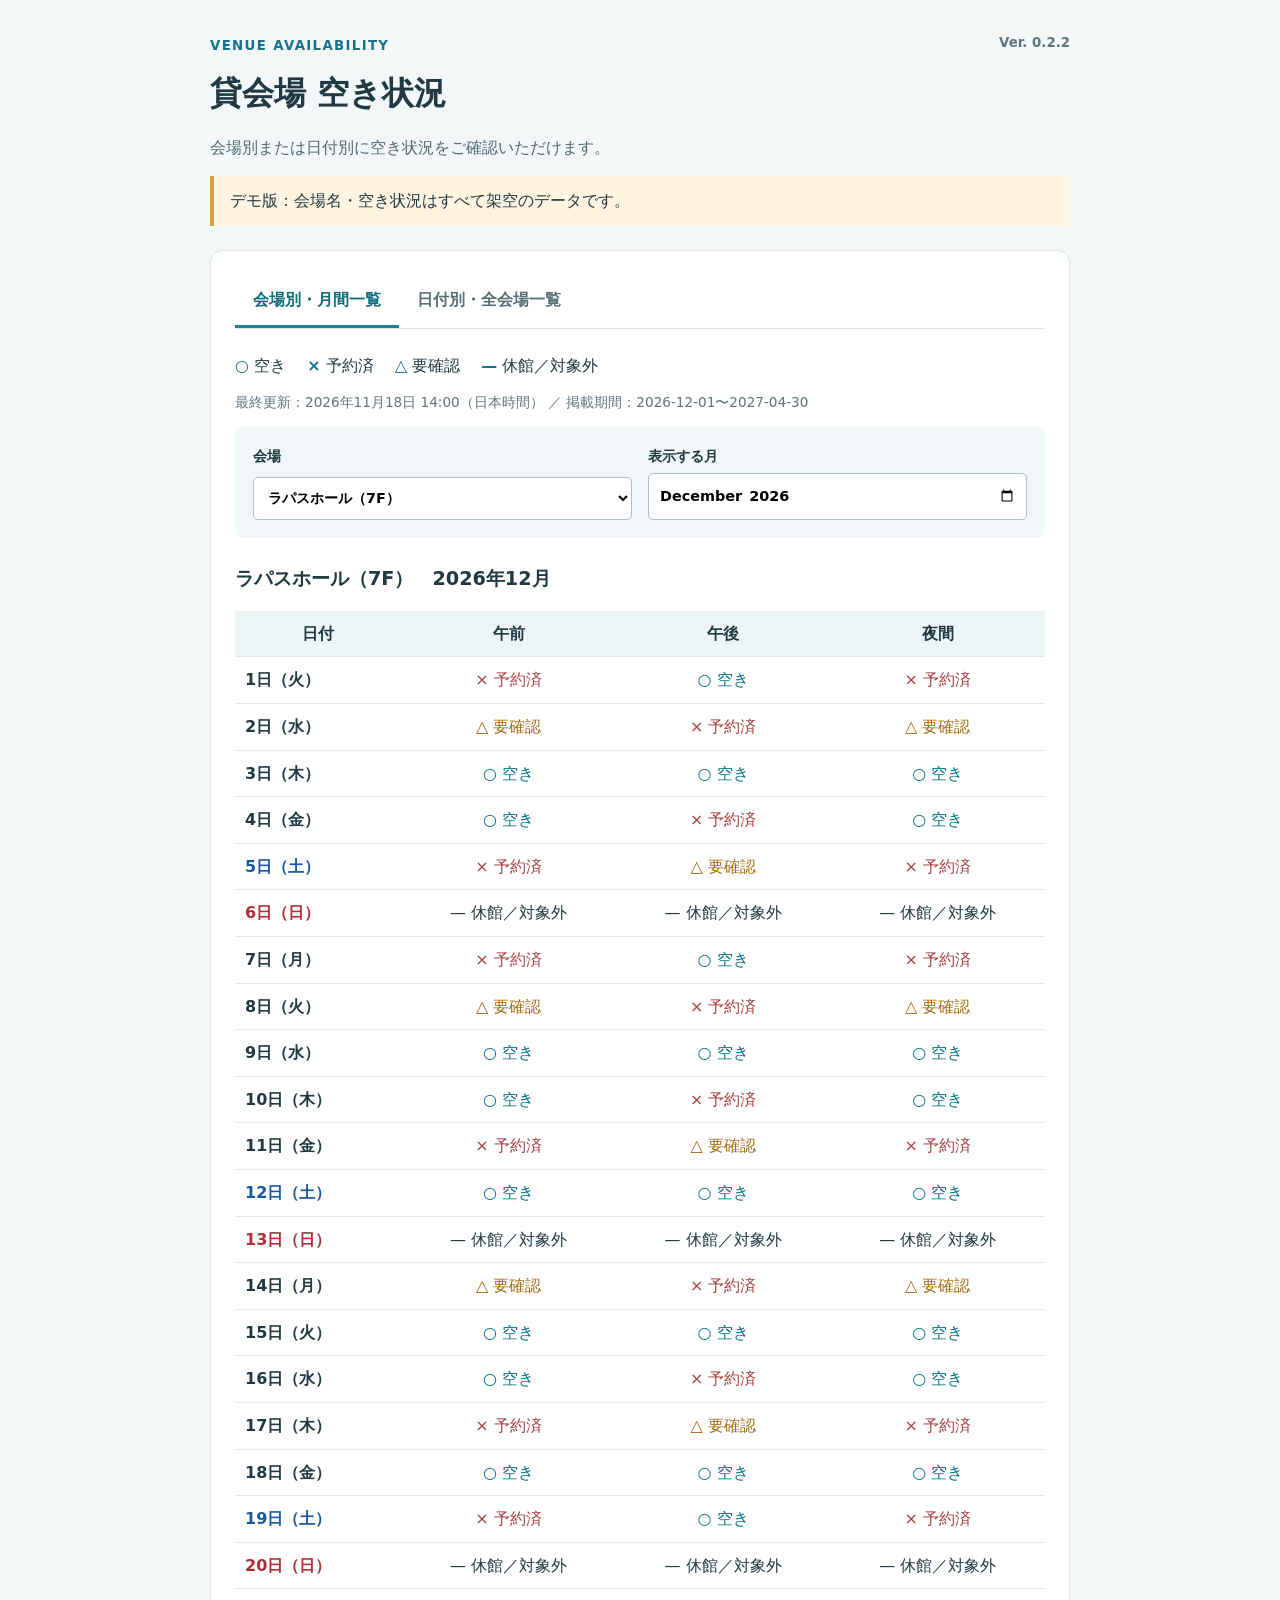
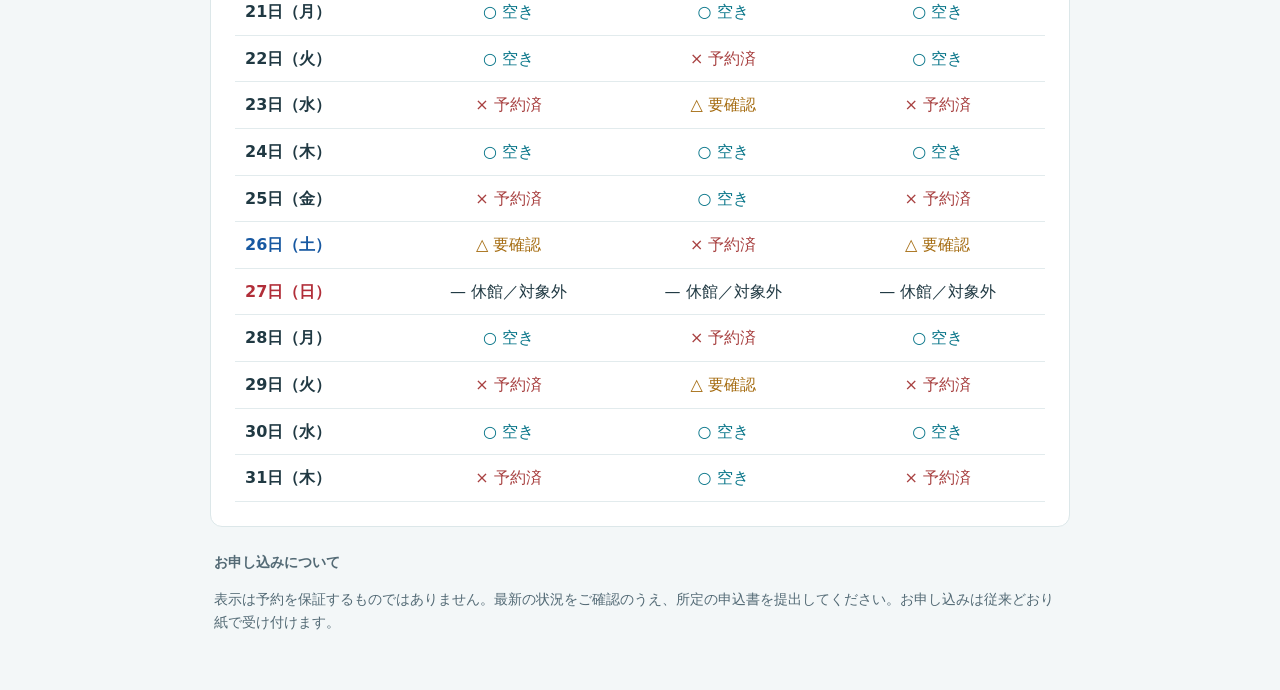
<file: index.html>
<!doctype html>
<html lang="ja">
  <head>
    <meta charset="utf-8">
    <meta name="viewport" content="width=device-width,initial-scale=1">
    <title>貸会場 空き状況 デモ</title>
    <link rel="stylesheet" href="style.css?v=0.2.2">
    <script defer src="script.js?v=0.2.2">
  </script>
</head>
<body>
  <main>
    <header>
      <small>VENUE AVAILABILITY <span>Ver. 0.2.2</span>
    </small>
    <h1>貸会場 空き状況</h1>
    <p>会場別または日付別に空き状況をご確認いただけます。</p>
    <aside>デモ版：会場名・空き状況はすべて架空のデータです。</aside>
  </header>
  <section class="panel">
    <div class="tabs">
      <button id="monthlyTab" aria-pressed="true">会場別・月間一覧</button>
      <button id="dailyTab" aria-pressed="false">日付別・全会場一覧</button>
    </div>
    <p class="legend">
    <b>○</b> 空き　 <b>×</b> 予約済　 <b>△</b> 要確認　 <b>—</b> 休館／対象外</p>
    <p id="updated" aria-live="polite">読み込み中…</p>
    <p id="error" role="alert" hidden>
  </p>
  <div id="content" hidden>
    <div id="monthly">
      <div class="controls">
        <label>会場<select id="venue">
        </select>
      </label>
      <label>表示する月<input type="month" id="month">
      </label>
    </div>
    <h2 id="monthTitle">
  </h2>
  <div class="scroll">
    <table>
      <thead>
        <tr>
          <th>日付</th>
          <th>午前</th>
          <th>午後</th>
          <th>夜間</th>
        </tr>
      </thead>
      <tbody id="monthBody">
      </tbody>
    </table>
  </div>
</div>
<div id="daily" hidden>
  <div class="controls">
    <label>日付<input type="date" id="date">
    </label>
  </div>
  <h2 id="dateTitle">
</h2>
<div class="scroll">
  <table>
    <thead>
      <tr>
        <th>会場</th>
        <th>午前</th>
        <th>午後</th>
        <th>夜間</th>
      </tr>
    </thead>
    <tbody id="dateBody">
    </tbody>
  </table>
</div>
</div>
</div>
</section>
<footer>
  <strong>お申し込みについて</strong>
  <p>表示は予約を保証するものではありません。最新の状況をご確認のうえ、所定の申込書を提出してください。お申し込みは従来どおり紙で受け付けます。</p>
</footer>
</main>
</body>
</html>
</file>
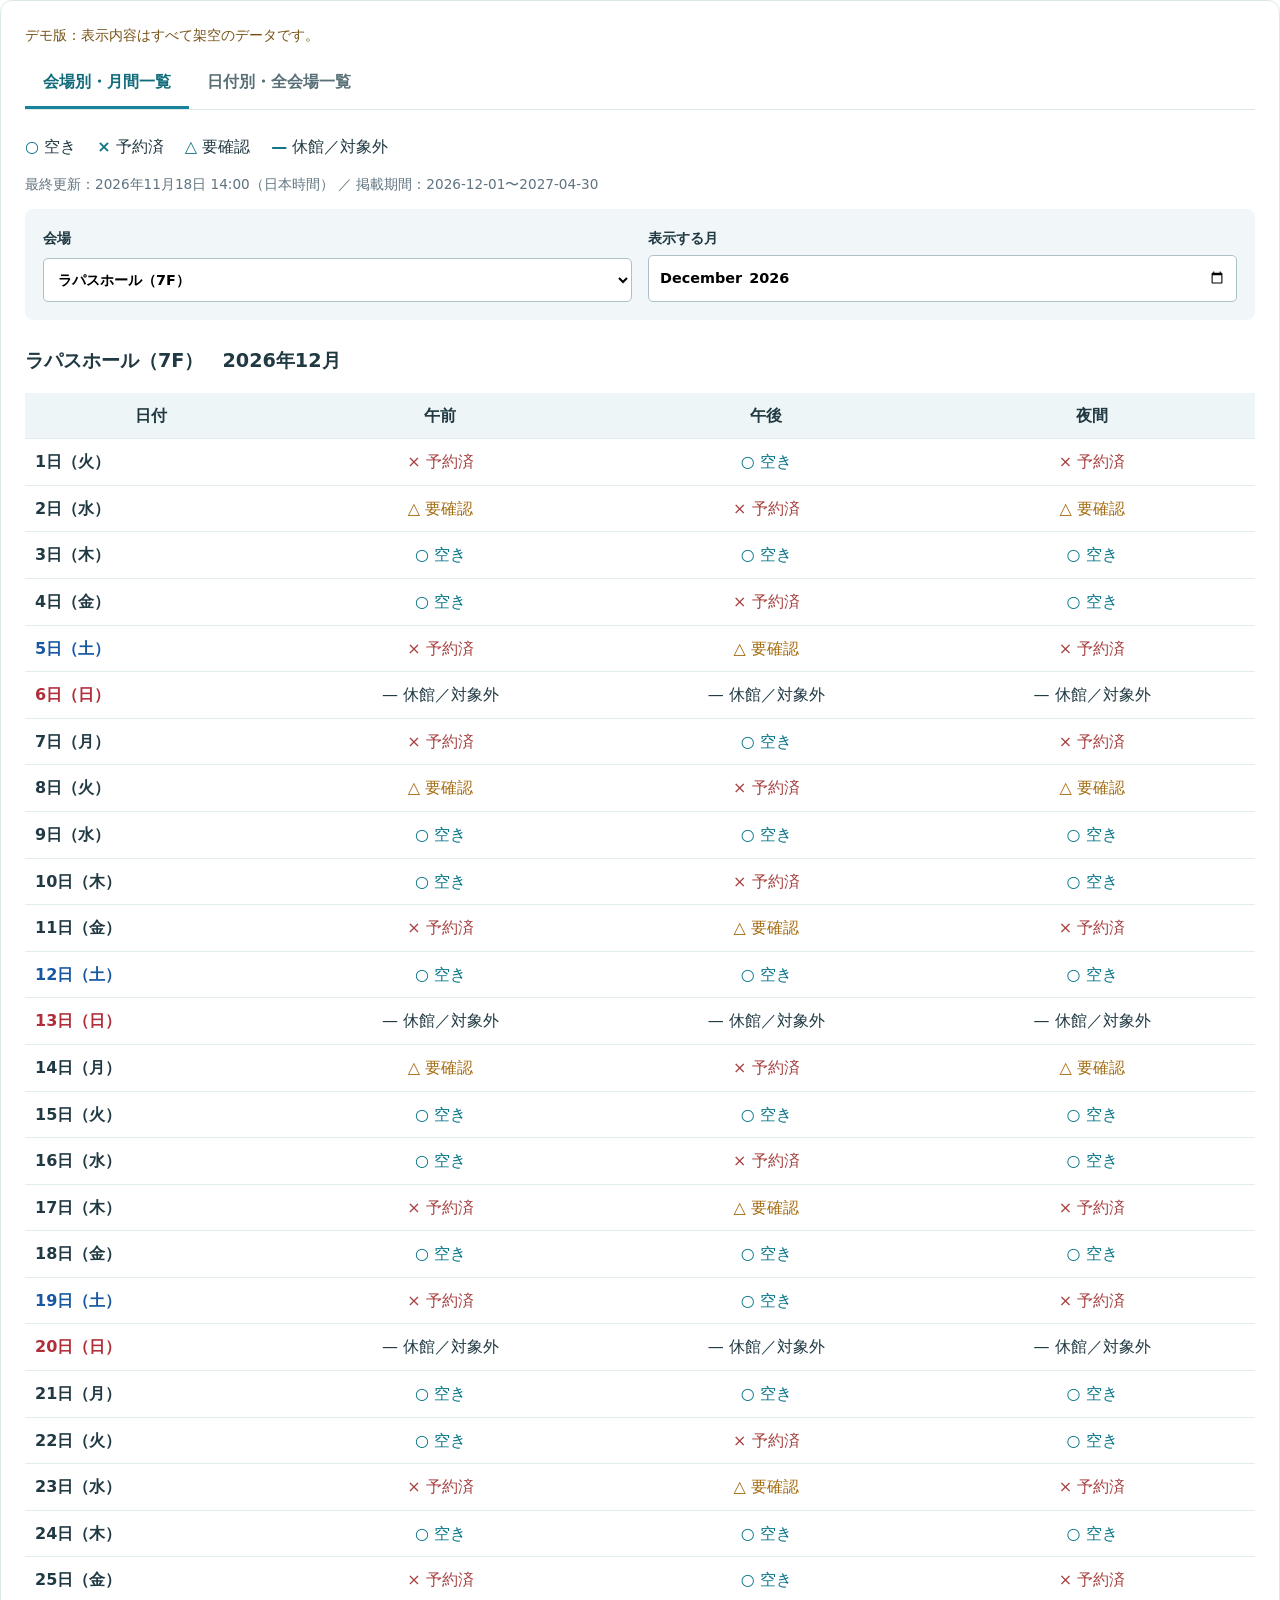
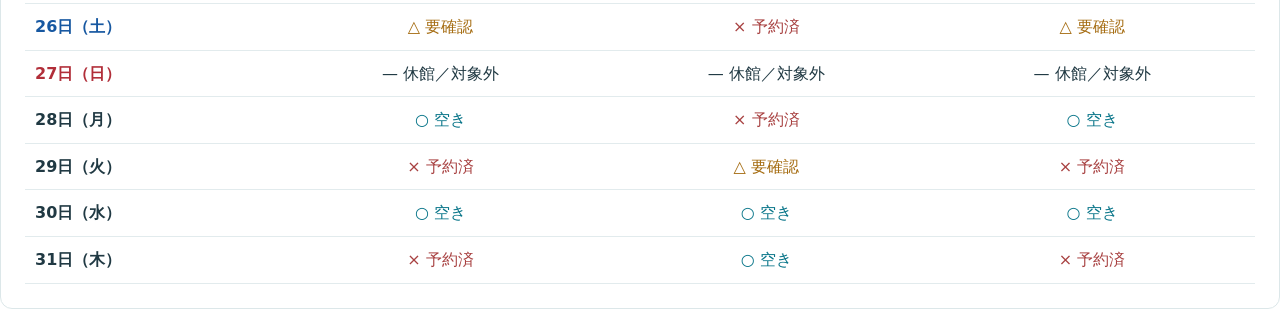
<file: embed.html>
<!doctype html>
<html lang="ja">
  <head>
    <meta charset="utf-8">
    <meta name="viewport" content="width=device-width,initial-scale=1">
    <title>貸会場 空き状況 デモ</title>
    <link rel="stylesheet" href="style.css?v=0.2.2">
    <style>body{background:transparent}main{max-width:none;padding:0}.panel{margin:0}.embed-demo{margin:0 0 10px;color:#765217;font-size:.85rem}@media(max-width:520px){main{padding:0}}</style>
    <script defer src="script.js?v=0.2.2">
  </script>
</head>
<body>
  <main>
    <section class="panel">
      <p class="embed-demo">デモ版：表示内容はすべて架空のデータです。</p>
      <div class="tabs">
        <button id="monthlyTab" aria-pressed="true">会場別・月間一覧</button>
        <button id="dailyTab" aria-pressed="false">日付別・全会場一覧</button>
      </div>
      <p class="legend">
      <b>○</b> 空き　 <b>×</b> 予約済　 <b>△</b> 要確認　 <b>—</b> 休館／対象外</p>
      <p id="updated" aria-live="polite">読み込み中…</p>
      <p id="error" role="alert" hidden>
    </p>
    <div id="content" hidden>
      <div id="monthly">
        <div class="controls">
          <label>会場<select id="venue">
          </select>
        </label>
        <label>表示する月<input type="month" id="month">
        </label>
      </div>
      <h2 id="monthTitle">
    </h2>
    <div class="scroll">
      <table>
        <thead>
          <tr>
            <th>日付</th>
            <th>午前</th>
            <th>午後</th>
            <th>夜間</th>
          </tr>
        </thead>
        <tbody id="monthBody">
        </tbody>
      </table>
    </div>
  </div>
  <div id="daily" hidden>
    <div class="controls">
      <label>日付<input type="date" id="date">
      </label>
    </div>
    <h2 id="dateTitle">
  </h2>
  <div class="scroll">
    <table>
      <thead>
        <tr>
          <th>会場</th>
          <th>午前</th>
          <th>午後</th>
          <th>夜間</th>
        </tr>
      </thead>
      <tbody id="dateBody">
      </tbody>
    </table>
  </div>
</div>
</div>
</section>
</main>
</body>
</html>
</file>
<file: style.css>
* {
  box-sizing:border-box
}
body {
  margin:0;
  background:#f3f7f8;
  color:#203943;
  font-family:system-ui,sans-serif;
  line-height:1.6
}
main {
  max-width:900px;
  margin:auto;
  padding:32px 20px
}
small {
  color:#167388;
  font-weight:700;
  letter-spacing:.1em
}
small span {
  float:right;
  color:#607580;
  letter-spacing:0
}
h1 {
  font-size:2rem;
  margin:10px 0
}
header p {
  color:#506973
}
aside {
  padding:12px 16px;
  border-left:4px solid #d99a40;
  background:#fff4df
}
.panel {
  margin-top:24px;
  padding:24px;
  border:1px solid #dce7e9;
  border-radius:12px;
  background:#fff
}
.tabs {
  display:flex;
  border-bottom:1px solid #dce7e9
}
.tabs button {
  font:inherit;
  font-weight:bold;
  color:#5a7078;
  background:none;
  border:0;
  border-bottom:3px solid transparent;
  padding:12px 18px;
  cursor:pointer
}
.tabs button[aria-pressed=true] {
  color:#126c7c;
  border-color:#17839a
}
.legend {
  margin:24px 0 8px
}
.legend b {
  color:#14758a
}
#updated {
  font-size:.85rem;
  color:#607580
}
.controls {
  display:flex;
  flex-wrap:wrap;
  gap:16px;
  padding:18px;
  background:#f1f7f8;
  border-radius:8px
}
.controls label {
  display:grid;
  gap:5px;
  flex:1;
  min-width:180px;
  font-weight:bold;
  font-size:.9rem
}
input,select {
  padding:10px;
  border:1px solid #adc1c7;
  border-radius:5px;
  background:white;
  font:inherit
}
h2 {
  font-size:1.2rem;
  margin-top:26px
}
.scroll {
  overflow:auto
}
table {
  border-collapse:collapse;
  width:100%;
  min-width:420px;
  text-align:center
}
th,td {
  padding:10px;
  border-bottom:1px solid #e2ebed
}
thead {
  background:#eef5f6
}
tbody th {
  text-align:left
}
.available {
  color:#087589
}
.booked {
  color:#a84141
}
.check {
  color:#a56c11
}
#error {
  background:#fff0ed;
  color:#8b3025;
  padding:15px
}
footer {
  font-size:.9rem;
  color:#536a75;
  margin:24px 4px
}
@media(max-width:520px) {
  main {
    padding:20px 12px
  }
  .panel {
    padding:16px
  }
  .tabs button {
    flex:1;
    padding:10px 4px;
    font-size:.85rem
  }
  .controls label {
    min-width:100%
  }
}
tbody th.day-saturday,
h2.day-saturday {
  color:#1758a1
}
tbody th.day-holiday,
h2.day-holiday {
  color:#b12e39
}
</file>
